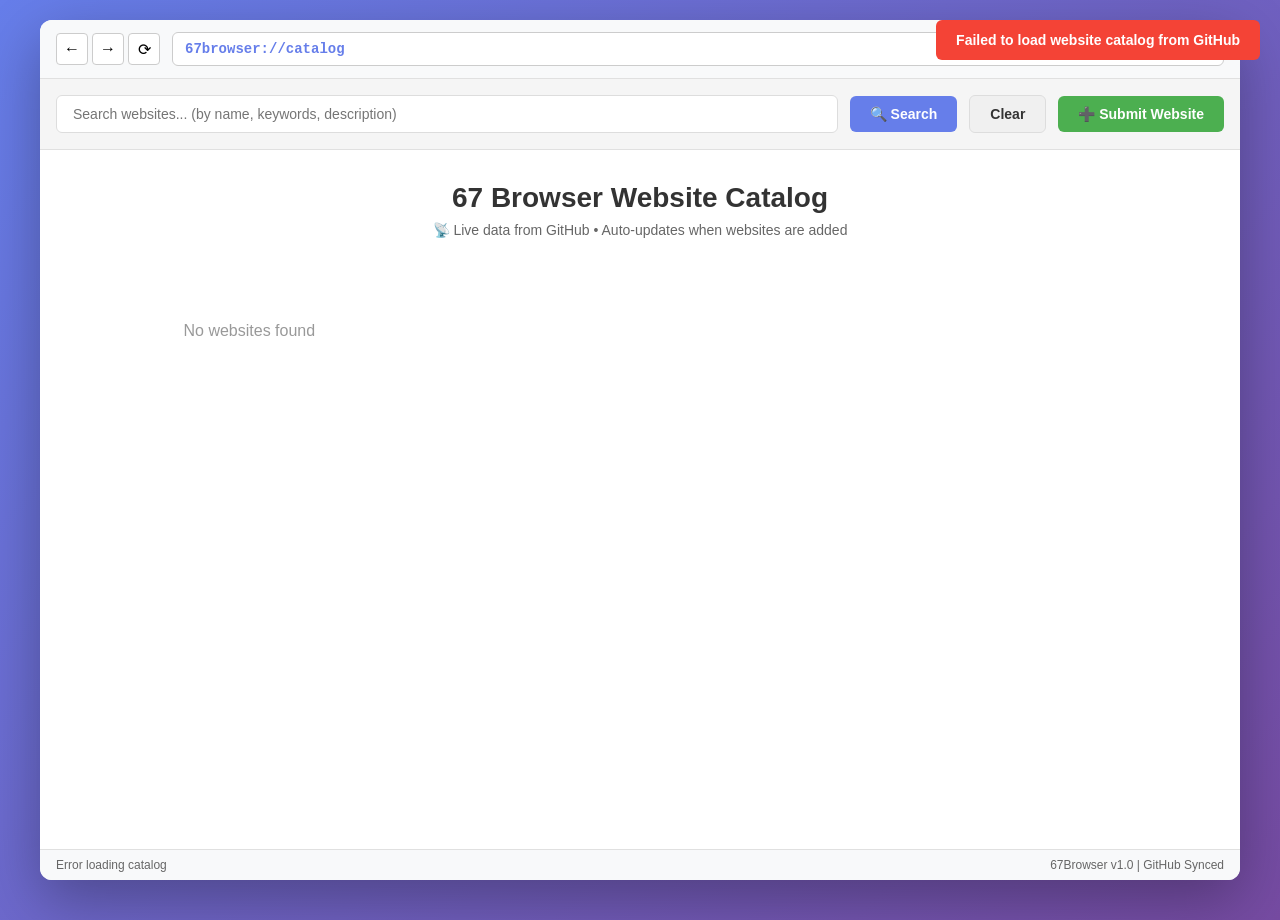
<file: index.html>
<!DOCTYPE html>
<html lang="en">
<head>
  <meta charset="UTF-8">
  <meta name="viewport" content="width=device-width, initial-scale=1.0">
  <title>67 Browser - Website Catalog</title>
  <link rel="stylesheet" href="styles.css">
</head>
<body>
  <div class="browser-container">
    <!-- Browser Header/Address Bar -->
    <div class="browser-header">
      <div class="button-group">
        <button class="nav-btn" id="back-btn" title="Back">←</button>
        <button class="nav-btn" id="forward-btn" title="Forward">→</button>
        <button class="nav-btn" id="refresh-btn" title="Refresh Catalog">⟳</button>
      </div>
      
      <div class="address-bar-group">
        <input 
          type="text" 
          id="address-bar" 
          class="address-bar" 
          value="67browser://catalog" 
          readonly
        />
        <span class="lock-icon">🔒</span>
      </div>
    </div>

    <!-- Search and Filter Bar -->
    <div class="search-bar">
      <input 
        type="text" 
        id="search-input" 
        class="search-input" 
        placeholder="Search websites... (by name, keywords, description)"
      />
      <button id="search-btn" class="search-btn">🔍 Search</button>
      <button id="clear-btn" class="clear-btn">Clear</button>
      <button id="submit-btn" class="submit-btn">➕ Submit Website</button>
    </div>

    <!-- Website Catalog -->
    <div class="content-area">
      <h1 class="page-title">67 Browser Website Catalog</h1>
      <p class="catalog-info">📡 Live data from GitHub • Auto-updates when websites are added</p>
      <div id="websites-container" class="websites-container"></div>
    </div>

    <!-- Footer -->
    <div class="browser-footer">
      <span class="status">Loading...</span>
      <span class="version">67Browser v1.0 | GitHub Synced</span>
    </div>
  </div>

  <script src="app.js"></script>
</body>
</html>
</file>
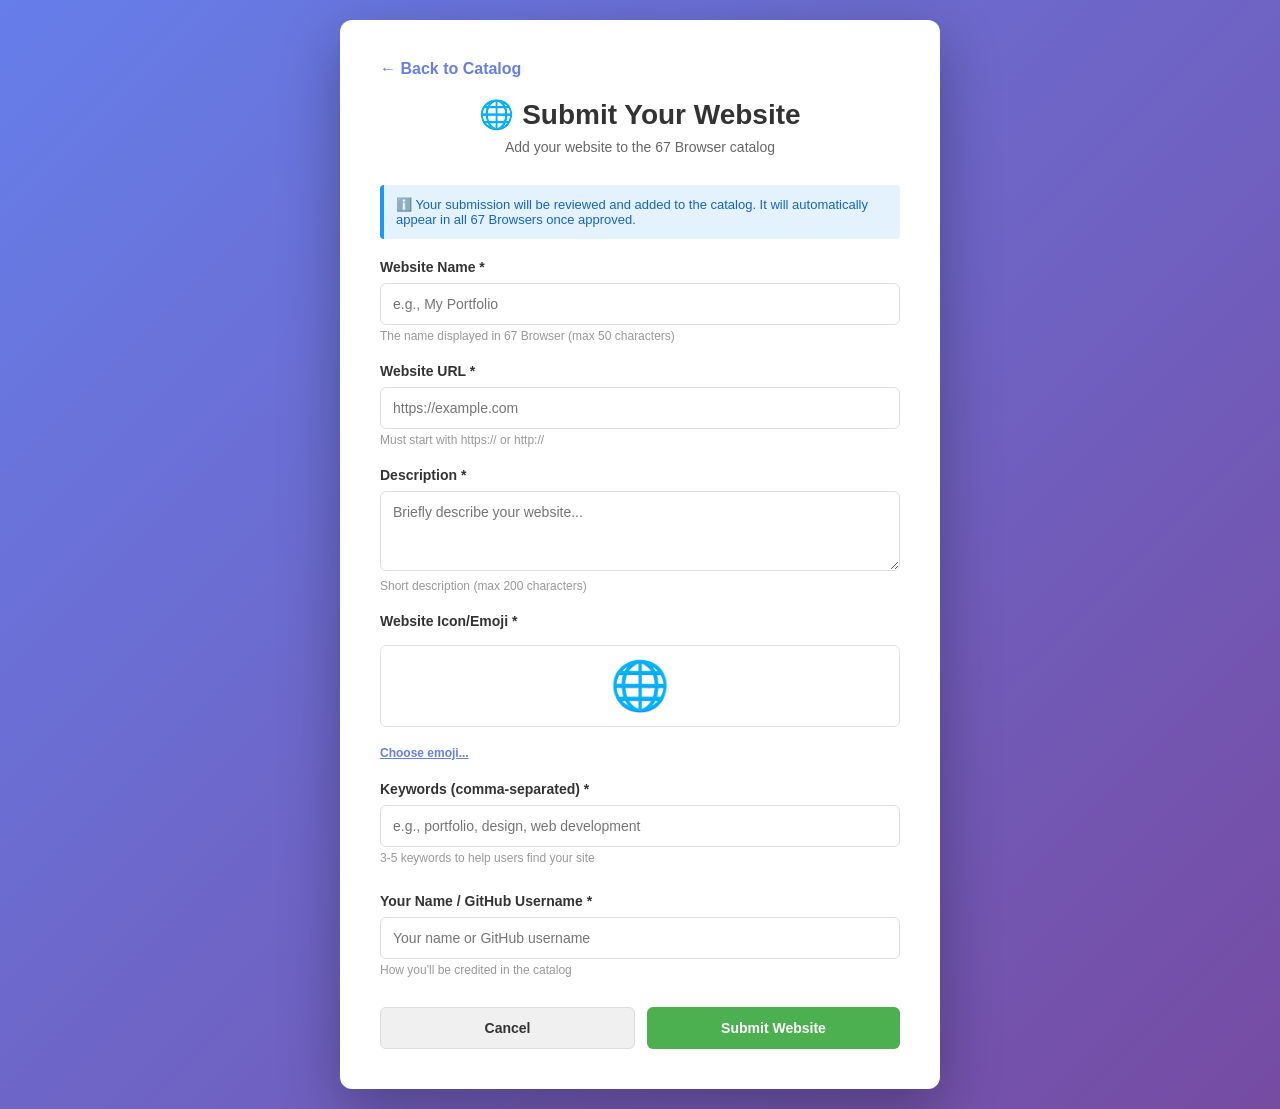
<file: submit.html>
<!DOCTYPE html>
<html lang="en">
<head>
  <meta charset="UTF-8">
  <meta name="viewport" content="width=device-width, initial-scale=1.0">
  <title>Submit Website to 67 Browser</title>
  <style>
    * {
      margin: 0;
      padding: 0;
      box-sizing: border-box;
    }

    body {
      font-family: -apple-system, BlinkMacSystemFont, 'Segoe UI', Roboto, Oxygen, Ubuntu, Cantarell, sans-serif;
      background: linear-gradient(135deg, #667eea 0%, #764ba2 100%);
      min-height: 100vh;
      color: #333;
      padding: 20px;
    }

    .submit-container {
      max-width: 600px;
      margin: 0 auto;
      background: white;
      border-radius: 12px;
      box-shadow: 0 20px 60px rgba(0, 0, 0, 0.3);
      padding: 40px;
    }

    .back-link {
      display: inline-block;
      margin-bottom: 20px;
      color: #667eea;
      text-decoration: none;
      font-weight: 600;
    }

    .back-link:hover {
      text-decoration: underline;
    }

    .header {
      text-align: center;
      margin-bottom: 30px;
    }

    .header h1 {
      font-size: 28px;
      margin-bottom: 8px;
      color: #333;
    }

    .header p {
      color: #666;
      font-size: 14px;
    }

    .form-group {
      margin-bottom: 20px;
    }

    label {
      display: block;
      font-weight: 600;
      margin-bottom: 8px;
      color: #333;
      font-size: 14px;
    }

    input[type="text"],
    input[type="url"],
    textarea {
      width: 100%;
      padding: 12px;
      border: 1px solid #ddd;
      border-radius: 6px;
      font-family: inherit;
      font-size: 14px;
      transition: border-color 0.3s;
    }

    input[type="text"]:focus,
    input[type="url"]:focus,
    textarea:focus {
      outline: none;
      border-color: #667eea;
      box-shadow: 0 0 0 3px rgba(102, 126, 234, 0.1);
    }

    textarea {
      resize: vertical;
      min-height: 80px;
    }

    .help-text {
      font-size: 12px;
      color: #999;
      margin-top: 4px;
    }

    .keywords-input {
      display: flex;
      flex-wrap: wrap;
      gap: 8px;
      margin-top: 8px;
    }

    .keyword-tag {
      background: #f0f0f0;
      color: #667eea;
      padding: 6px 12px;
      border-radius: 4px;
      font-size: 12px;
      display: flex;
      align-items: center;
      gap: 6px;
    }

    .keyword-tag button {
      background: none;
      border: none;
      color: #667eea;
      cursor: pointer;
      font-size: 14px;
      padding: 0;
    }

    .emoji-picker {
      font-size: 48px;
      margin: 16px 0;
      padding: 12px;
      border: 1px solid #e0e0e0;
      border-radius: 6px;
      text-align: center;
      cursor: pointer;
      transition: all 0.3s;
    }

    .emoji-picker:hover {
      background: #f5f5f5;
    }

    .emoji-grid {
      display: grid;
      grid-template-columns: repeat(auto-fill, minmax(50px, 1fr));
      gap: 8px;
      max-height: 200px;
      overflow-y: auto;
      border: 1px solid #e0e0e0;
      border-radius: 6px;
      padding: 12px;
      margin-top: 8px;
    }

    .emoji-option {
      font-size: 32px;
      cursor: pointer;
      padding: 8px;
      border-radius: 4px;
      text-align: center;
      transition: all 0.2s;
      border: none;
      background: none;
    }

    .emoji-option:hover {
      background: #f0f0f0;
      transform: scale(1.2);
    }

    .buttons {
      display: flex;
      gap: 12px;
      margin-top: 30px;
    }

    button {
      flex: 1;
      padding: 12px 24px;
      border: none;
      border-radius: 6px;
      font-size: 14px;
      font-weight: 600;
      cursor: pointer;
      transition: all 0.3s;
    }

    .submit-btn {
      background: #4caf50;
      color: white;
    }

    .submit-btn:hover {
      background: #45a049;
      transform: translateY(-2px);
      box-shadow: 0 4px 12px rgba(76, 175, 80, 0.4);
    }

    .cancel-btn {
      background: #f0f0f0;
      color: #333;
      border: 1px solid #ddd;
    }

    .cancel-btn:hover {
      background: #e0e0e0;
    }

    .info-box {
      background: #e3f2fd;
      border-left: 4px solid #2196f3;
      padding: 12px;
      border-radius: 4px;
      margin-bottom: 20px;
      font-size: 13px;
      color: #1565c0;
    }

    .success {
      background: #e8f5e9;
      border-left-color: #4caf50;
      color: #2e7d32;
    }

    .error {
      background: #ffebee;
      border-left-color: #f44336;
      color: #c62828;
    }

    @media (max-width: 600px) {
      .submit-container {
        padding: 24px;
      }

      .header h1 {
        font-size: 20px;
      }

      .buttons {
        flex-direction: column;
      }
    }
  </style>
</head>
<body>
  <div class="submit-container">
    <a href="/67browser/" class="back-link">← Back to Catalog</a>
    
    <div class="header">
      <h1>🌐 Submit Your Website</h1>
      <p>Add your website to the 67 Browser catalog</p>
    </div>

    <div class="info-box">
      ℹ️ Your submission will be reviewed and added to the catalog. It will automatically appear in all 67 Browsers once approved.
    </div>

    <form id="submitForm">
      <!-- Website Name -->
      <div class="form-group">
        <label for="name">Website Name *</label>
        <input 
          type="text" 
          id="name" 
          name="name" 
          placeholder="e.g., My Portfolio" 
          required
          maxlength="50"
        />
        <div class="help-text">The name displayed in 67 Browser (max 50 characters)</div>
      </div>

      <!-- Website URL -->
      <div class="form-group">
        <label for="url">Website URL *</label>
        <input 
          type="url" 
          id="url" 
          name="url" 
          placeholder="https://example.com" 
          required
        />
        <div class="help-text">Must start with https:// or http://</div>
      </div>

      <!-- Description -->
      <div class="form-group">
        <label for="description">Description *</label>
        <textarea 
          id="description" 
          name="description" 
          placeholder="Briefly describe your website..." 
          required
          maxlength="200"
        ></textarea>
        <div class="help-text">Short description (max 200 characters)</div>
      </div>

      <!-- Icon/Emoji -->
      <div class="form-group">
        <label for="icon">Website Icon/Emoji *</label>
        <div class="emoji-picker" id="emojiDisplay">🌐</div>
        <button type="button" id="toggleEmoji" class="help-text" style="background: none; border: none; color: #667eea; cursor: pointer; text-decoration: underline; padding: 0; margin: 0;">Choose emoji...</button>
        <input type="hidden" id="icon" name="icon" value="🌐">
        <div id="emojiGrid" class="emoji-grid" style="display: none;">
          <!-- Emojis will be populated by JavaScript -->
        </div>
      </div>

      <!-- Keywords -->
      <div class="form-group">
        <label for="keywords">Keywords (comma-separated) *</label>
        <input 
          type="text" 
          id="keywords" 
          placeholder="e.g., portfolio, design, web development" 
          required
        />
        <div class="help-text">3-5 keywords to help users find your site</div>
        <div id="keywordsList" class="keywords-input"></div>
      </div>

      <!-- Submitter Info -->
      <div class="form-group">
        <label for="submitter">Your Name / GitHub Username *</label>
        <input 
          type="text" 
          id="submitter" 
          placeholder="Your name or GitHub username" 
          required
          maxlength="50"
        />
        <div class="help-text">How you'll be credited in the catalog</div>
      </div>

      <!-- Buttons -->
      <div class="buttons">
        <button type="button" class="cancel-btn" onclick="window.history.back()">Cancel</button>
        <button type="submit" class="submit-btn">Submit Website</button>
      </div>
    </form>

    <div id="message"></div>
  </div>

  <script>
    const emojis = ['🎯', '📚', '✍️', '🛠️', '💻', '🎨', '🚀', '📱', '🌍', '💡', '🎓', '🎮', '🎬', '🎵', '🏆', '⚡', '🔒', '🔬', '🏥', '🏪', '🏦', '🏨', '🏫', '🏢', '🏭', '🏗️', '🗼', '🌆', '🌇', '🌃', '🎪', '🎭', '🎨'];

    const form = document.getElementById('submitForm');
    const iconInput = document.getElementById('icon');
    const emojiDisplay = document.getElementById('emojiDisplay');
    const toggleEmojiBtn = document.getElementById('toggleEmoji');
    const emojiGrid = document.getElementById('emojiGrid');
    const keywordsInput = document.getElementById('keywords');
    const keywordsList = document.getElementById('keywordsList');
    const messageDiv = document.getElementById('message');

    // Populate emoji grid
    emojis.forEach(emoji => {
      const btn = document.createElement('button');
      btn.type = 'button';
      btn.className = 'emoji-option';
      btn.textContent = emoji;
      btn.onclick = (e) => {
        e.preventDefault();
        iconInput.value = emoji;
        emojiDisplay.textContent = emoji;
        emojiGrid.style.display = 'none';
      };
      emojiGrid.appendChild(btn);
    });

    toggleEmojiBtn.onclick = (e) => {
      e.preventDefault();
      emojiGrid.style.display = emojiGrid.style.display === 'none' ? 'grid' : 'none';
    };

    // Handle keywords
    keywordsInput.addEventListener('input', () => {
      const keywords = keywordsInput.value.split(',').map(k => k.trim()).filter(k => k);
      keywordsList.innerHTML = keywords.map(keyword => `
        <div class="keyword-tag">
          ${keyword}
          <button type="button" onclick="this.parentElement.remove()">×</button>
        </div>
      `).join('');
    });

    // Handle form submission
    form.addEventListener('submit', async (e) => {
      e.preventDefault();

      const data = {
        id: document.getElementById('name').value.toLowerCase().replace(/[^a-z0-9]/g, ''),
        name: document.getElementById('name').value,
        description: document.getElementById('description').value,
        icon: document.getElementById('icon').value,
        url: document.getElementById('url').value,
        keywords: keywordsInput.value.split(',').map(k => k.trim()).filter(k => k),
        browserAlias: `67browser://${document.getElementById('name').value.toLowerCase().replace(/[^a-z0-9]/g, '')}`,
        submittedBy: document.getElementById('submitter').value,
        submittedAt: new Date().toISOString().split('T')[0]
      };

      // Create GitHub issue with website submission
      try {
        const issueBody = `**New Website Submission for 67 Browser Catalog**

**Website Name:** ${data.name}
**URL:** ${data.url}
**Description:** ${data.description}
**Icon:** ${data.icon}
**Keywords:** ${data.keywords.join(', ')}
**Browser Alias:** ${data.browserAlias}
**Submitted by:** ${data.submittedBy}
**Date:** ${data.submittedAt}

---

**JSON Format (ready to add to websites.json):**
\`\`\`json
${JSON.stringify(data, null, 2)}
\`\`\``;

        // Redirect to GitHub issue creation
        const gitHubIssueUrl = `https://github.com/evilpig1099/67browser/issues/new?title=Website Submission: ${encodeURIComponent(data.name)}&body=${encodeURIComponent(issueBody)}`;
        
        showMessage('✅ Redirecting to GitHub to submit your website...', 'info');
        setTimeout(() => {
          window.location.href = gitHubIssueUrl;
        }, 1500);

      } catch (error) {
        showMessage('❌ Error processing submission: ' + error.message, 'error');
      }
    });

    function showMessage(text, type) {
      messageDiv.textContent = text;
      messageDiv.className = `info-box ${type}`;
    }
  </script>
</body>
</html>
</file>
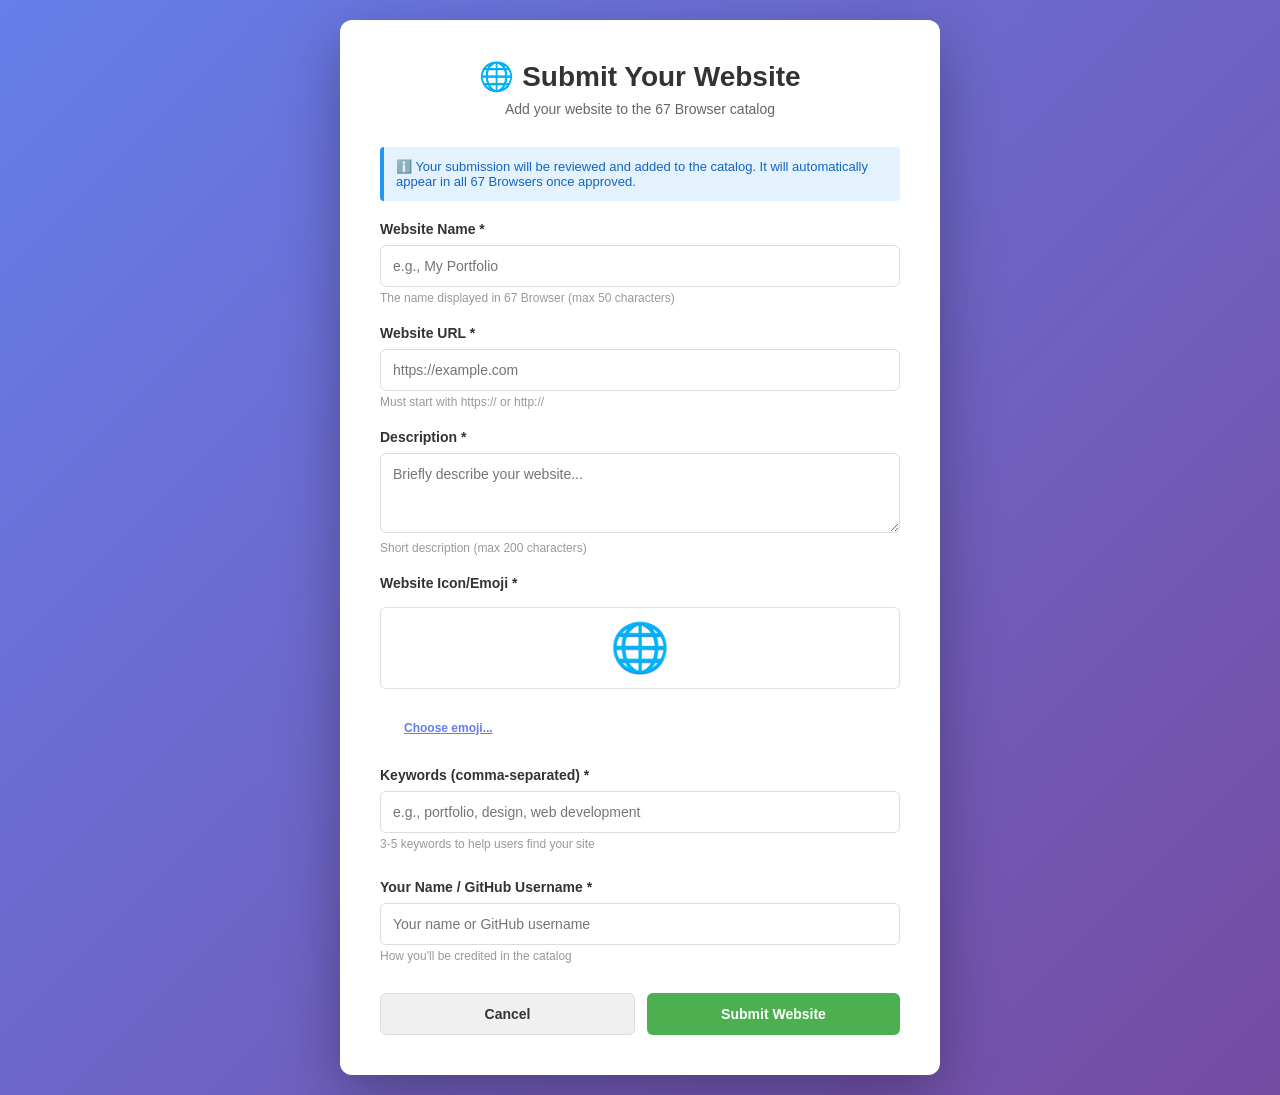
<file: public/submit.html>
<!DOCTYPE html>
<html lang="en">
<head>
  <meta charset="UTF-8">
  <meta name="viewport" content="width=device-width, initial-scale=1.0">
  <title>Submit Website to 67 Browser</title>
  <style>
    * {
      margin: 0;
      padding: 0;
      box-sizing: border-box;
    }

    body {
      font-family: -apple-system, BlinkMacSystemFont, 'Segoe UI', Roboto, Oxygen, Ubuntu, Cantarell, sans-serif;
      background: linear-gradient(135deg, #667eea 0%, #764ba2 100%);
      min-height: 100vh;
      color: #333;
      padding: 20px;
    }

    .submit-container {
      max-width: 600px;
      margin: 0 auto;
      background: white;
      border-radius: 12px;
      box-shadow: 0 20px 60px rgba(0, 0, 0, 0.3);
      padding: 40px;
    }

    .header {
      text-align: center;
      margin-bottom: 30px;
    }

    .header h1 {
      font-size: 28px;
      margin-bottom: 8px;
      color: #333;
    }

    .header p {
      color: #666;
      font-size: 14px;
    }

    .form-group {
      margin-bottom: 20px;
    }

    label {
      display: block;
      font-weight: 600;
      margin-bottom: 8px;
      color: #333;
      font-size: 14px;
    }

    input[type="text"],
    input[type="url"],
    textarea {
      width: 100%;
      padding: 12px;
      border: 1px solid #ddd;
      border-radius: 6px;
      font-family: inherit;
      font-size: 14px;
      transition: border-color 0.3s;
    }

    input[type="text"]:focus,
    input[type="url"]:focus,
    textarea:focus {
      outline: none;
      border-color: #667eea;
      box-shadow: 0 0 0 3px rgba(102, 126, 234, 0.1);
    }

    textarea {
      resize: vertical;
      min-height: 80px;
    }

    .help-text {
      font-size: 12px;
      color: #999;
      margin-top: 4px;
    }

    .keywords-input {
      display: flex;
      flex-wrap: wrap;
      gap: 8px;
      margin-top: 8px;
    }

    .keyword-tag {
      background: #f0f0f0;
      color: #667eea;
      padding: 6px 12px;
      border-radius: 4px;
      font-size: 12px;
      display: flex;
      align-items: center;
      gap: 6px;
    }

    .keyword-tag button {
      background: none;
      border: none;
      color: #667eea;
      cursor: pointer;
      font-size: 14px;
      padding: 0;
    }

    .emoji-picker {
      font-size: 48px;
      margin: 16px 0;
      padding: 12px;
      border: 1px solid #e0e0e0;
      border-radius: 6px;
      text-align: center;
      cursor: pointer;
      transition: all 0.3s;
    }

    .emoji-picker:hover {
      background: #f5f5f5;
    }

    .emoji-grid {
      display: grid;
      grid-template-columns: repeat(auto-fill, minmax(50px, 1fr));
      gap: 8px;
      max-height: 200px;
      overflow-y: auto;
      border: 1px solid #e0e0e0;
      border-radius: 6px;
      padding: 12px;
      margin-top: 8px;
    }

    .emoji-option {
      font-size: 32px;
      cursor: pointer;
      padding: 8px;
      border-radius: 4px;
      text-align: center;
      transition: all 0.2s;
    }

    .emoji-option:hover {
      background: #f0f0f0;
      transform: scale(1.2);
    }

    .buttons {
      display: flex;
      gap: 12px;
      margin-top: 30px;
    }

    button {
      flex: 1;
      padding: 12px 24px;
      border: none;
      border-radius: 6px;
      font-size: 14px;
      font-weight: 600;
      cursor: pointer;
      transition: all 0.3s;
    }

    .submit-btn {
      background: #4caf50;
      color: white;
    }

    .submit-btn:hover {
      background: #45a049;
      transform: translateY(-2px);
      box-shadow: 0 4px 12px rgba(76, 175, 80, 0.4);
    }

    .cancel-btn {
      background: #f0f0f0;
      color: #333;
      border: 1px solid #ddd;
    }

    .cancel-btn:hover {
      background: #e0e0e0;
    }

    .info-box {
      background: #e3f2fd;
      border-left: 4px solid #2196f3;
      padding: 12px;
      border-radius: 4px;
      margin-bottom: 20px;
      font-size: 13px;
      color: #1565c0;
    }

    .success {
      background: #e8f5e9;
      border-left-color: #4caf50;
      color: #2e7d32;
    }

    .error {
      background: #ffebee;
      border-left-color: #f44336;
      color: #c62828;
    }

    @media (max-width: 600px) {
      .submit-container {
        padding: 24px;
      }

      .header h1 {
        font-size: 20px;
      }

      .buttons {
        flex-direction: column;
      }
    }
  </style>
</head>
<body>
  <div class="submit-container">
    <div class="header">
      <h1>🌐 Submit Your Website</h1>
      <p>Add your website to the 67 Browser catalog</p>
    </div>

    <div class="info-box">
      ℹ️ Your submission will be reviewed and added to the catalog. It will automatically appear in all 67 Browsers once approved.
    </div>

    <form id="submitForm">
      <!-- Website Name -->
      <div class="form-group">
        <label for="name">Website Name *</label>
        <input 
          type="text" 
          id="name" 
          name="name" 
          placeholder="e.g., My Portfolio" 
          required
          maxlength="50"
        />
        <div class="help-text">The name displayed in 67 Browser (max 50 characters)</div>
      </div>

      <!-- Website URL -->
      <div class="form-group">
        <label for="url">Website URL *</label>
        <input 
          type="url" 
          id="url" 
          name="url" 
          placeholder="https://example.com" 
          required
        />
        <div class="help-text">Must start with https:// or http://</div>
      </div>

      <!-- Description -->
      <div class="form-group">
        <label for="description">Description *</label>
        <textarea 
          id="description" 
          name="description" 
          placeholder="Briefly describe your website..." 
          required
          maxlength="200"
        ></textarea>
        <div class="help-text">Short description (max 200 characters)</div>
      </div>

      <!-- Icon/Emoji -->
      <div class="form-group">
        <label for="icon">Website Icon/Emoji *</label>
        <div class="emoji-picker" id="emojiDisplay">🌐</div>
        <button type="button" id="toggleEmoji" class="help-text" style="background: none; border: none; color: #667eea; cursor: pointer; text-decoration: underline;">Choose emoji...</button>
        <input type="hidden" id="icon" name="icon" value="🌐">
        <div id="emojiGrid" class="emoji-grid" style="display: none;">
          <!-- Emojis will be populated by JavaScript -->
        </div>
      </div>

      <!-- Keywords -->
      <div class="form-group">
        <label for="keywords">Keywords (comma-separated) *</label>
        <input 
          type="text" 
          id="keywords" 
          placeholder="e.g., portfolio, design, web development" 
          required
        />
        <div class="help-text">3-5 keywords to help users find your site</div>
        <div id="keywordsList" class="keywords-input"></div>
      </div>

      <!-- Submitter Info -->
      <div class="form-group">
        <label for="submitter">Your Name / GitHub Username *</label>
        <input 
          type="text" 
          id="submitter" 
          placeholder="Your name or GitHub username" 
          required
          maxlength="50"
        />
        <div class="help-text">How you'll be credited in the catalog</div>
      </div>

      <!-- Buttons -->
      <div class="buttons">
        <button type="button" class="cancel-btn" onclick="window.history.back()">Cancel</button>
        <button type="submit" class="submit-btn">Submit Website</button>
      </div>
    </form>

    <div id="message"></div>
  </div>

  <script>
    const emojis = ['🎯', '📚', '✍️', '🛠️', '💻', '🎨', '🚀', '📱', '🌍', '💡', '🎓', '🎮', '🎬', '🎵', '🏆', '⚡', '🔒', '🔬', '🏥', '🏪', '🏦', '🏨', '🏫', '🏢', '🏭', '🏗️', '🗼', '🌆', '🌇', '🌃', '🎪', '🎭', '🎨'];

    const form = document.getElementById('submitForm');
    const iconInput = document.getElementById('icon');
    const emojiDisplay = document.getElementById('emojiDisplay');
    const toggleEmojiBtn = document.getElementById('toggleEmoji');
    const emojiGrid = document.getElementById('emojiGrid');
    const keywordsInput = document.getElementById('keywords');
    const keywordsList = document.getElementById('keywordsList');
    const messageDiv = document.getElementById('message');

    // Populate emoji grid
    emojis.forEach(emoji => {
      const btn = document.createElement('button');
      btn.type = 'button';
      btn.className = 'emoji-option';
      btn.textContent = emoji;
      btn.onclick = (e) => {
        e.preventDefault();
        iconInput.value = emoji;
        emojiDisplay.textContent = emoji;
        emojiGrid.style.display = 'none';
      };
      emojiGrid.appendChild(btn);
    });

    toggleEmojiBtn.onclick = (e) => {
      e.preventDefault();
      emojiGrid.style.display = emojiGrid.style.display === 'none' ? 'grid' : 'none';
    };

    // Handle keywords
    keywordsInput.addEventListener('input', () => {
      const keywords = keywordsInput.value.split(',').map(k => k.trim()).filter(k => k);
      keywordsList.innerHTML = keywords.map(keyword => `
        <div class="keyword-tag">
          ${keyword}
          <button type="button" onclick="this.parentElement.remove()">×</button>
        </div>
      `).join('');
    });

    // Handle form submission
    form.addEventListener('submit', async (e) => {
      e.preventDefault();

      const data = {
        id: document.getElementById('name').value.toLowerCase().replace(/[^a-z0-9]/g, ''),
        name: document.getElementById('name').value,
        description: document.getElementById('description').value,
        icon: document.getElementById('icon').value,
        url: document.getElementById('url').value,
        keywords: keywordsInput.value.split(',').map(k => k.trim()).filter(k => k),
        browserAlias: `67browser://${document.getElementById('name').value.toLowerCase().replace(/[^a-z0-9]/g, '')}`,
        submittedBy: document.getElementById('submitter').value,
        submittedAt: new Date().toISOString().split('T')[0]
      };

      // Create GitHub issue with website submission
      try {
        const issueBody = `**New Website Submission for 67 Browser Catalog**

**Website Name:** ${data.name}
**URL:** ${data.url}
**Description:** ${data.description}
**Icon:** ${data.icon}
**Keywords:** ${data.keywords.join(', ')}
**Browser Alias:** ${data.browserAlias}
**Submitted by:** ${data.submittedBy}
**Date:** ${data.submittedAt}

---

**JSON Format (ready to add to websites.json):**
\`\`\`json
${JSON.stringify(data, null, 2)}
\`\`\``;

        // Redirect to GitHub issue creation
        const gitHubIssueUrl = `https://github.com/evilpig1099/67browser/issues/new?title=Website Submission: ${encodeURIComponent(data.name)}&body=${encodeURIComponent(issueBody)}`;
        
        showMessage('Redirecting to GitHub to submit your website...', 'info');
        setTimeout(() => {
          window.location.href = gitHubIssueUrl;
        }, 1500);

      } catch (error) {
        showMessage('Error processing submission: ' + error.message, 'error');
      }
    });

    function showMessage(text, type) {
      messageDiv.textContent = text;
      messageDiv.className = `info-box ${type}`;
    }
  </script>
</body>
</html>
</file>
<file: styles.css>
* {
  margin: 0;
  padding: 0;
  box-sizing: border-box;
}

body {
  font-family: -apple-system, BlinkMacSystemFont, 'Segoe UI', Roboto, Oxygen, Ubuntu, Cantarell, sans-serif;
  background: linear-gradient(135deg, #667eea 0%, #764ba2 100%);
  min-height: 100vh;
  color: #333;
}

.browser-container {
  display: flex;
  flex-direction: column;
  max-width: 1200px;
  margin: 20px auto;
  background: white;
  border-radius: 12px;
  box-shadow: 0 20px 60px rgba(0, 0, 0, 0.3);
  overflow: hidden;
  height: calc(100vh - 40px);
}

/* Browser Header */
.browser-header {
  background: #f8f9fa;
  border-bottom: 1px solid #e0e0e0;
  padding: 12px 16px;
  display: flex;
  align-items: center;
  gap: 12px;
}

.button-group {
  display: flex;
  gap: 4px;
}

.nav-btn {
  width: 32px;
  height: 32px;
  border: 1px solid #ccc;
  background: white;
  border-radius: 4px;
  cursor: pointer;
  font-size: 16px;
  transition: all 0.2s;
}

.nav-btn:hover {
  background: #e8e8e8;
  border-color: #999;
}

.nav-btn:active {
  transform: scale(0.95);
}

.address-bar-group {
  flex: 1;
  display: flex;
  align-items: center;
  background: white;
  border: 1px solid #ccc;
  border-radius: 6px;
  padding: 0 12px;
  position: relative;
}

.address-bar {
  flex: 1;
  border: none;
  outline: none;
  font-size: 14px;
  padding: 8px 0;
  background: transparent;
  font-family: 'Monaco', 'Menlo', monospace;
  color: #667eea;
  font-weight: 600;
}

.lock-icon {
  font-size: 16px;
  margin-left: 8px;
}

/* Search Bar */
.search-bar {
  background: #f5f5f5;
  border-bottom: 1px solid #e0e0e0;
  padding: 16px;
  display: flex;
  gap: 12px;
  flex-wrap: wrap;
  align-items: center;
}

.search-input {
  flex: 1;
  min-width: 200px;
  padding: 10px 16px;
  border: 1px solid #ddd;
  border-radius: 6px;
  font-size: 14px;
  transition: border-color 0.3s;
}

.search-input:focus {
  outline: none;
  border-color: #667eea;
  box-shadow: 0 0 0 3px rgba(102, 126, 234, 0.1);
}

.search-btn, .clear-btn, .submit-btn {
  padding: 10px 20px;
  border: none;
  border-radius: 6px;
  font-size: 14px;
  font-weight: 600;
  cursor: pointer;
  transition: all 0.3s;
  white-space: nowrap;
}

.search-btn {
  background: #667eea;
  color: white;
}

.search-btn:hover {
  background: #5568d3;
  transform: translateY(-2px);
  box-shadow: 0 4px 12px rgba(102, 126, 234, 0.4);
}

.clear-btn {
  background: #f0f0f0;
  color: #333;
  border: 1px solid #ddd;
}

.clear-btn:hover {
  background: #e0e0e0;
}

.submit-btn {
  background: #4caf50;
  color: white;
  margin-left: auto;
}

.submit-btn:hover {
  background: #45a049;
  transform: translateY(-2px);
  box-shadow: 0 4px 12px rgba(76, 175, 80, 0.4);
}

/* Content Area */
.content-area {
  flex: 1;
  overflow-y: auto;
  padding: 32px 24px;
}

.page-title {
  font-size: 28px;
  font-weight: 700;
  margin-bottom: 8px;
  color: #333;
  text-align: center;
}

.catalog-info {
  text-align: center;
  color: #666;
  font-size: 14px;
  margin-bottom: 24px;
}

.websites-container {
  display: grid;
  grid-template-columns: repeat(auto-fill, minmax(280px, 1fr));
  gap: 20px;
}

/* Website Card */
.website-card {
  background: white;
  border: 1px solid #e0e0e0;
  border-radius: 8px;
  padding: 20px;
  transition: all 0.3s;
  display: flex;
  flex-direction: column;
  cursor: pointer;
}

.website-card:hover {
  border-color: #667eea;
  box-shadow: 0 8px 24px rgba(102, 126, 234, 0.15);
  transform: translateY(-4px);
}

.card-header {
  display: flex;
  align-items: center;
  gap: 12px;
  margin-bottom: 12px;
}

.icon {
  font-size: 32px;
  flex-shrink: 0;
}

.site-name {
  font-size: 18px;
  font-weight: 700;
  color: #333;
  margin: 0;
}

.site-description {
  font-size: 14px;
  color: #666;
  margin-bottom: 12px;
  line-height: 1.5;
}

.tags {
  display: flex;
  flex-wrap: wrap;
  gap: 6px;
  margin-bottom: 12px;
  flex: 1;
}

.tag {
  background: #f0f0f0;
  color: #667eea;
  padding: 4px 10px;
  border-radius: 4px;
  font-size: 12px;
  font-weight: 600;
}

.card-footer {
  display: flex;
  justify-content: space-between;
  align-items: center;
  margin-top: auto;
  padding-top: 12px;
  border-top: 1px solid #f0f0f0;
  gap: 12px;
}

.url-info {
  display: flex;
  flex-direction: column;
  gap: 4px;
  flex: 1;
  min-width: 0;
}

.browser-url {
  font-size: 12px;
  color: #999;
  font-family: 'Monaco', 'Menlo', monospace;
  text-overflow: ellipsis;
  overflow: hidden;
  white-space: nowrap;
}

.submitted-by {
  font-size: 11px;
  color: #bbb;
  font-style: italic;
}

.open-btn {
  padding: 8px 16px;
  background: #667eea;
  color: white;
  border: none;
  border-radius: 4px;
  font-size: 13px;
  font-weight: 600;
  cursor: pointer;
  transition: all 0.2s;
  white-space: nowrap;
  flex-shrink: 0;
}

.open-btn:hover {
  background: #5568d3;
  transform: scale(1.05);
}

.open-btn:active {
  transform: scale(0.98);
}

/* No Results */
.no-results {
  text-align: center;
  color: #999;
  padding: 60px 20px;
  font-size: 16px;
}

/* Notifications */
.notification {
  position: fixed;
  top: 20px;
  right: 20px;
  padding: 12px 20px;
  border-radius: 6px;
  font-size: 14px;
  font-weight: 600;
  z-index: 1000;
  animation: slideIn 0.3s ease-out;
}

@keyframes slideIn {
  from {
    transform: translateX(400px);
    opacity: 0;
  }
  to {
    transform: translateX(0);
    opacity: 1;
  }
}

.notification-success {
  background: #4caf50;
  color: white;
}

.notification-error {
  background: #f44336;
  color: white;
}

.notification-info {
  background: #2196f3;
  color: white;
}

/* Browser Footer */
.browser-footer {
  background: #f8f9fa;
  border-top: 1px solid #e0e0e0;
  padding: 8px 16px;
  display: flex;
  justify-content: space-between;
  align-items: center;
  font-size: 12px;
  color: #666;
}

/* Responsive */
@media (max-width: 768px) {
  .browser-header {
    flex-direction: column;
    gap: 8px;
  }

  .address-bar-group {
    width: 100%;
  }

  .search-bar {
    flex-direction: column;
  }

  .submit-btn {
    margin-left: 0;
    width: 100%;
  }

  .websites-container {
    grid-template-columns: 1fr;
  }

  .content-area {
    padding: 16px 12px;
  }

  .card-footer {
    flex-direction: column;
    align-items: flex-start;
  }

  .open-btn {
    width: 100%;
  }
}
</file>
